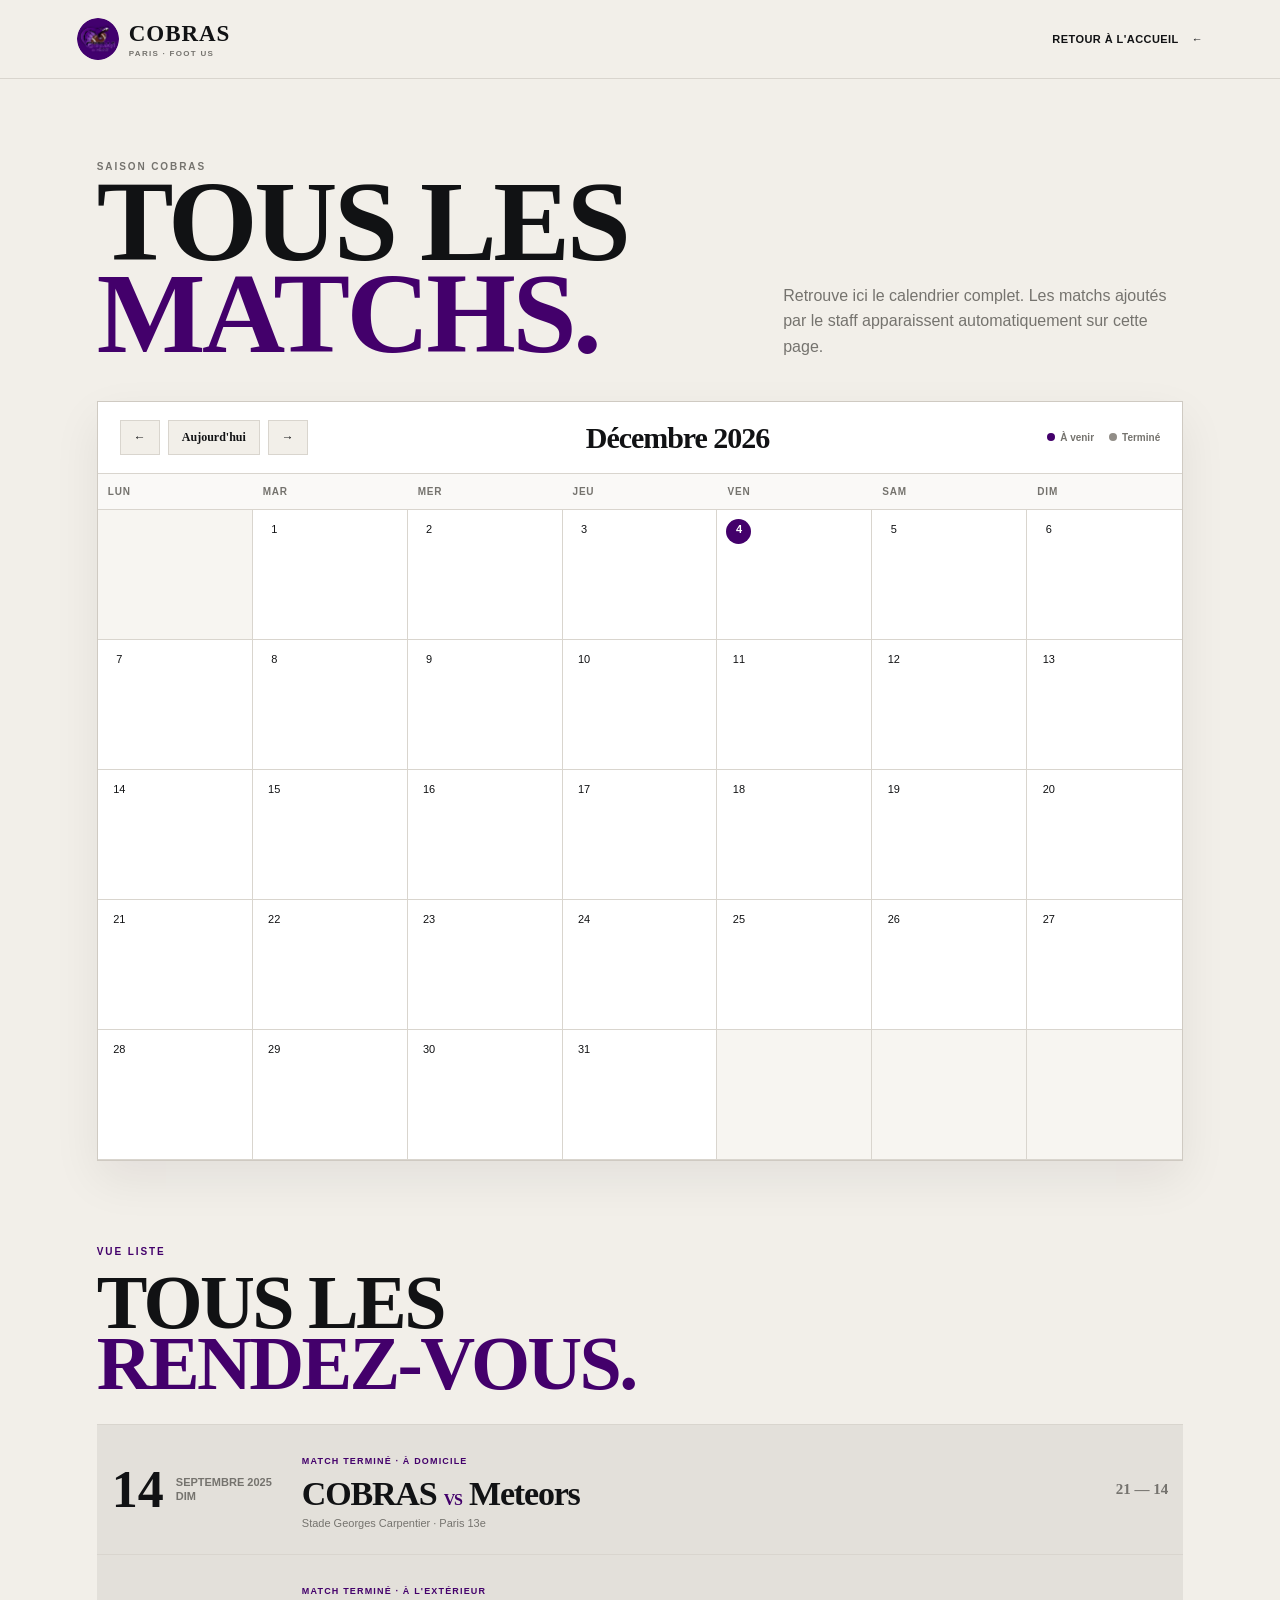
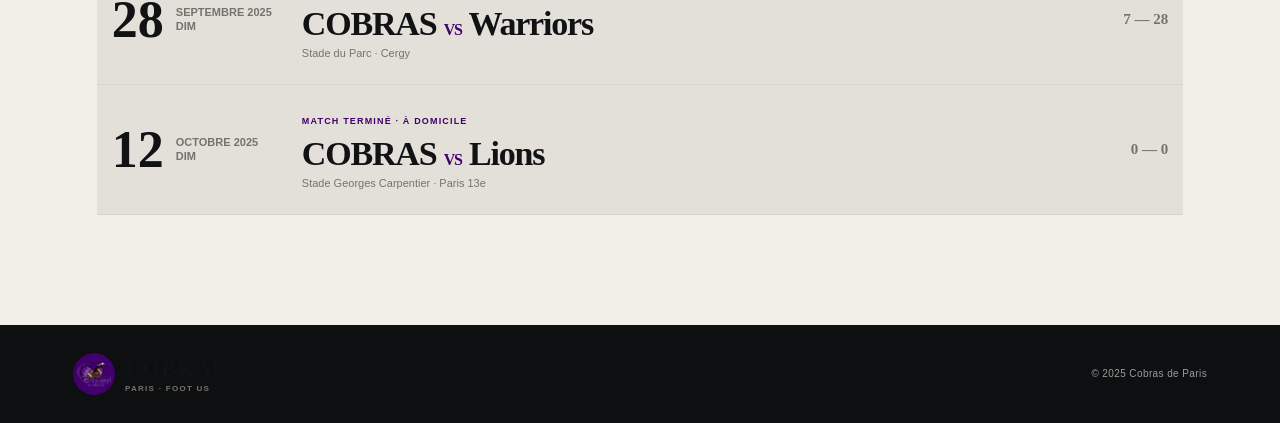
<file: calendrier.html>
<!doctype html>
<html lang="fr">
  <head>
    <meta charset="UTF-8" />
    <meta name="viewport" content="width=device-width, initial-scale=1.0" />
    <title>Calendrier · Cobras Paris</title>
    <link rel="icon" type="image/png" href="cobras-logo.png?v=2" />
    <link rel="stylesheet" href="styles.css?v=calendar3" />
    <link rel="stylesheet" href="calendrier.css?v=calendar3" />
  </head>
  <body class="calendar-page">
    <header class="site-header"><a class="brand" href="index.html#accueil"><img class="brand-logo" src="cobras-logo.png" alt="Logo Cobras Paris" /><span><b>COBRAS</b><small>PARIS · FOOT US</small></span></a><a class="text-link" href="index.html#matchs">Retour à l'accueil <span>←</span></a></header>
    <main class="calendar-main"><div class="calendar-heading"><div><p class="kicker">SAISON COBRAS</p><h1>TOUS LES<br /><em>MATCHS.</em></h1></div><p>Retrouve ici le calendrier complet. Les matchs ajoutés par le staff apparaissent automatiquement sur cette page.</p></div><section class="agenda-card"><div class="agenda-toolbar"><div><button id="previousMonth" class="agenda-nav" aria-label="Mois précédent">←</button><button id="todayButton" class="agenda-today">Aujourd'hui</button><button id="nextMonth" class="agenda-nav" aria-label="Mois suivant">→</button></div><h2 id="monthTitle"></h2><div class="agenda-legend"><span><i class="legend-dot upcoming-dot"></i>À venir</span><span><i class="legend-dot finished-dot"></i>Terminé</span></div></div><div class="weekdays"><span>LUN</span><span>MAR</span><span>MER</span><span>JEU</span><span>VEN</span><span>SAM</span><span>DIM</span></div><div id="monthGrid" class="month-grid"></div></section><section class="agenda-details"><p class="kicker">VUE LISTE</p><h2>TOUS LES<br /><em>RENDEZ-VOUS.</em></h2><div id="calendarList" class="calendar-list"></div></section></main>
    <footer><a class="brand" href="index.html#accueil"><img class="brand-logo" src="cobras-logo.png" alt="Logo Cobras Paris" /><span><b>COBRAS</b><small>PARIS · FOOT US</small></span></a><span>© 2025 Cobras de Paris</span></footer>
    <script src="calendrier.js"></script>
  </body>
</html>
</file>
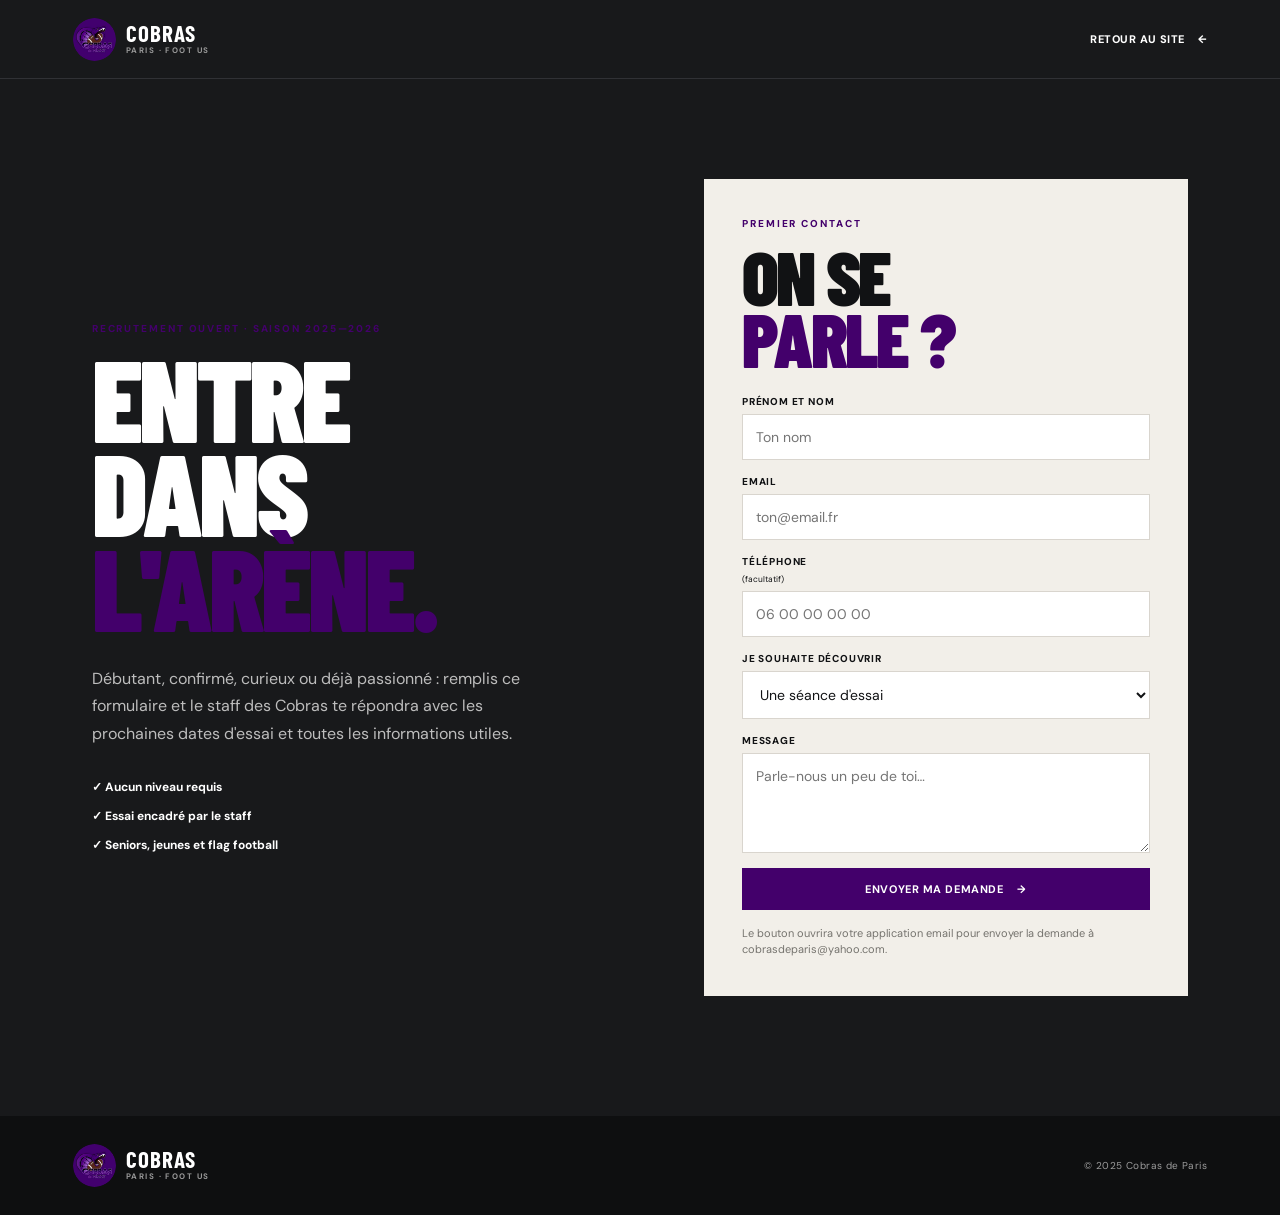
<file: inscription.html>
<!doctype html>
<html lang="fr">
  <head>
    <meta charset="UTF-8" />
    <meta name="viewport" content="width=device-width, initial-scale=1.0" />
    <title>S'inscrire · Cobras Paris</title>
    <link rel="icon" type="image/png" href="cobras-logo.png?v=2" />
    <link rel="preconnect" href="https://fonts.googleapis.com" />
    <link rel="preconnect" href="https://fonts.gstatic.com" crossorigin />
    <link href="https://fonts.googleapis.com/css2?family=Barlow+Condensed:wght@500;600;700;800;900&family=DM+Sans:wght@400;500;600;700&display=swap" rel="stylesheet" />
    <link rel="stylesheet" href="styles.css" />
  </head>
  <body class="registration-page">
    <header class="site-header">
      <a class="brand" href="index.html#accueil" aria-label="Retour à l'accueil Cobras Paris"><img class="brand-logo" src="cobras-logo.png" alt="Logo Cobras Paris" /><span><b>COBRAS</b><small>PARIS · FOOT US</small></span></a>
      <a class="text-link" href="index.html#club">Retour au site <span>←</span></a>
    </header>
    <main class="registration-main">
      <section class="registration-copy"><p class="kicker">RECRUTEMENT OUVERT · SAISON 2025—2026</p><h1>ENTRE DANS<br /><em>L'ARÈNE.</em></h1><p>Débutant, confirmé, curieux ou déjà passionné : remplis ce formulaire et le staff des Cobras te répondra avec les prochaines dates d'essai et toutes les informations utiles.</p><div class="registration-points"><span>✓ Aucun niveau requis</span><span>✓ Essai encadré par le staff</span><span>✓ Seniors, jeunes et flag football</span></div></section>
      <section class="registration-card"><p class="kicker">PREMIER CONTACT</p><h2>ON SE<br /><em>PARLE ?</em></h2><form id="registrationForm"><label>Prénom et nom<input id="registrationName" required placeholder="Ton nom" /></label><label>Email<input id="registrationEmail" type="email" required placeholder="ton@email.fr" /></label><label>Téléphone <small>(facultatif)</small><input id="registrationPhone" type="tel" placeholder="06 00 00 00 00" /></label><label>Je souhaite découvrir<select id="registrationInterest"><option>Une séance d'essai</option><option>L'équipe seniors</option><option>Les équipes jeunes</option><option>Le flag football</option><option>Un partenariat</option></select></label><label>Message<textarea id="registrationMessage" rows="4" placeholder="Parle-nous un peu de toi…"></textarea></label><button class="button button-primary full" type="submit">Envoyer ma demande <span>→</span></button><p class="form-note">Le bouton ouvrira votre application email pour envoyer la demande à cobrasdeparis@yahoo.com.</p></form><div id="registrationSuccess" class="registration-success" hidden><strong>Demande préparée.</strong><p>Votre application email va s'ouvrir avec le message adressé au staff.</p><a class="text-link" href="index.html#accueil">Retour à l'accueil <span>→</span></a></div></section>
    </main>
    <footer><a class="brand" href="index.html#accueil"><img class="brand-logo" src="cobras-logo.png" alt="Logo Cobras Paris" /><span><b>COBRAS</b><small>PARIS · FOOT US</small></span></a><span>© 2025 Cobras de Paris</span></footer>
    <script>
      document.getElementById("registrationForm").addEventListener("submit", (event) => {
        event.preventDefault();
        const name = document.getElementById("registrationName").value.trim();
        const email = document.getElementById("registrationEmail").value.trim();
        const phone = document.getElementById("registrationPhone").value.trim() || "Non renseigné";
        const interest = document.getElementById("registrationInterest").value;
        const message = document.getElementById("registrationMessage").value.trim() || "Aucun message";
        const subject = encodeURIComponent(`Inscription Cobras Paris · ${name}`);
        const body = encodeURIComponent(`Nom : ${name}\nEmail : ${email}\nTéléphone : ${phone}\nIntérêt : ${interest}\n\nMessage :\n${message}`);
        document.getElementById("registrationForm").hidden = true;
        document.getElementById("registrationSuccess").hidden = false;
        window.location.href = `mailto:cobrasdeparis@yahoo.com?subject=${subject}&body=${body}`;
      });
    </script>
  </body>
</html>
</file>
<file: styles.css>
:root{--ink:#111214;--red:#43006b;--red-dark:#2e004b;--cream:#f2efe9;--muted:#75736e;--line:#d9d5ce;--dark:#18191b}
*{box-sizing:border-box}
html{scroll-behavior:smooth;scroll-padding-top:92px}
body{margin:0;background:var(--cream);color:var(--ink);font-family:"DM Sans",sans-serif}
a{color:inherit;text-decoration:none}
.site-header{height:79px;padding:0 5.7vw;display:flex;align-items:center;justify-content:space-between;background:var(--cream);border-bottom:1px solid var(--line);position:sticky;top:0;z-index:10}
.brand{display:flex;align-items:center;gap:10px;font-family:"Barlow Condensed",sans-serif;line-height:.82}
.brand b{display:block;font-size:23px;letter-spacing:.04em}.brand small{display:block;margin-top:4px;font-family:"DM Sans",sans-serif;font-size:8px;letter-spacing:.18em;font-weight:700;color:var(--muted)}
.brand-logo{width:37px;height:37px;display:block;flex:0 0 37px;border-radius:50%;object-fit:cover}.registration-page .brand-logo{width:43px;height:43px;flex-basis:43px}
.main-nav{display:flex;gap:32px;font-size:12px;font-weight:700}.main-nav a:hover,.text-link:hover{color:var(--red)}
.button{display:inline-flex;justify-content:center;align-items:center;gap:14px;padding:14px 20px;border:0;font:700 11px "DM Sans";letter-spacing:.05em;text-transform:uppercase;cursor:pointer}.button-primary{background:var(--red);color:#fff}.button-primary:hover{background:var(--red-dark)}.button-outline{border:1px solid var(--ink);background:transparent}.button-outline:hover{background:var(--ink);color:#fff}.button-light{background:#fff;color:var(--ink)}.button.small{padding:11px 15px;font-size:10px}
.text-link{display:inline-flex;align-items:center;gap:13px;font-size:11px;font-weight:800;letter-spacing:.04em;text-transform:uppercase;border:0;background:none;cursor:pointer}
.hero{min-height:608px;padding:105px 12vw 75px;position:relative;display:flex;align-items:center;color:#fff;background:linear-gradient(90deg,rgba(10,11,12,.92),rgba(10,11,12,.26)),url("https://images.unsplash.com/photo-1566577739112-5180d4bf9390?auto=format&fit=crop&w=1800&q=85") center/cover}.hero:after{content:"";position:absolute;inset:0;background:linear-gradient(130deg,transparent 55%,rgba(67,0,107,.22));pointer-events:none}.hero-content{position:relative;z-index:1;max-width:670px}.kicker{margin:0 0 15px;color:var(--red);font-size:10px;font-weight:800;letter-spacing:.19em}.hero .kicker{color:#ff655d}.hero h1,h2{margin:0;font:900 clamp(64px,9vw,137px)/.82 "Barlow Condensed";letter-spacing:-.035em}.hero h1 em,h2 em{color:var(--red);font-style:normal}.hero-copy{max-width:435px;margin:28px 0 31px;color:#dedede;font-size:15px;line-height:1.65}.hero-actions{display:flex;align-items:center;gap:27px}.hero-stat{position:absolute;right:12vw;bottom:80px;z-index:1;display:flex;align-items:center;gap:13px}.hero-stat strong{font:900 88px/.8 "Barlow Condensed";color:var(--red)}.hero-stat span{font-size:10px;font-weight:800;line-height:1.35;letter-spacing:.15em}.scroll-cue{position:absolute;bottom:27px;left:12vw;z-index:1;color:#fff;font-size:20px}.scroll-cue span{margin-left:10px;font-size:9px;letter-spacing:.15em;vertical-align:3px}
.ticker{display:flex;align-items:center;justify-content:center;gap:20px;padding:19px 5vw;background:var(--red);color:#fff;font-size:10px;font-weight:700;letter-spacing:.1em}.ticker b{font-family:"Barlow Condensed";font-size:17px;letter-spacing:.03em}.ticker a{margin-left:auto;text-decoration:underline}
.section{padding:116px 12vw}.split-section{display:grid;grid-template-columns:1fr 1fr;gap:10vw;align-items:end}.section h2{font-size:clamp(62px,8vw,112px)}.section-intro{max-width:430px;padding-bottom:7px}.section-intro p{margin:0 0 27px;font-size:21px;line-height:1.4}
.values-grid{display:grid;grid-template-columns:repeat(3,1fr)}.value-card{min-height:300px;padding:32px 35px 38px}.value-card-dark{background:var(--dark);color:#fff}.value-card-red{background:var(--red);color:#fff}.value-card-light{background:#dedbd4}.number{font:600 12px "Barlow Condensed";opacity:.7}.value-icon{display:block;margin:31px 0 13px;font-size:30px}.value-card h3{margin:0 0 12px;font:800 33px "Barlow Condensed"}.value-card p{max-width:270px;margin:0;font-size:13px;line-height:1.6;opacity:.78}
.news-section{padding-bottom:105px}.section-heading{display:flex;justify-content:space-between;align-items:end;margin-bottom:46px}.section-heading h2{font-size:82px}.news-grid{display:grid;grid-template-columns:repeat(3,1fr);gap:21px}.news-card{border-top:4px solid var(--ink);padding-top:20px}.news-card .news-tag{color:var(--red);font-size:10px;font-weight:800;letter-spacing:.1em;text-transform:uppercase}.news-card h3{margin:15px 0 10px;font:800 30px/1 "Barlow Condensed"}.news-card p{margin:0 0 23px;color:var(--muted);font-size:13px;line-height:1.6}.news-card .date{color:var(--muted);font-size:10px;font-weight:700;letter-spacing:.08em}
.schedule-section{background:#dedbd4}.season-pill{padding:11px 16px;border:1px solid #b8b4ad;font-size:10px;font-weight:700;letter-spacing:.1em}.match-list{border-top:1px solid #aaa69f}.match-card{display:flex;align-items:center;gap:30px;padding:25px 15px;border-bottom:1px solid #aaa69f}.match-date{display:flex;align-items:center;gap:10px;width:115px}.match-date b{font:800 50px/.8 "Barlow Condensed"}.match-date span{font-size:10px;font-weight:800;line-height:1.3;letter-spacing:.1em}.match-teams{flex:1}.match-teams small{display:block;margin-bottom:7px;color:var(--red);font-size:9px;font-weight:800;letter-spacing:.13em}.match-teams strong{display:block;font:800 29px "Barlow Condensed"}.match-teams strong i{font-style:normal;color:var(--red);font-size:16px}.match-teams span{display:block;margin-top:5px;color:var(--muted);font-size:11px}.match-status{color:var(--muted);font-size:10px;font-weight:800;letter-spacing:.1em}
.teams-section{background:#fff}.teams-section>.section-heading>.section-intro{margin:0;max-width:340px;color:var(--muted);font-size:15px;line-height:1.6}.team-grid{display:grid;grid-template-columns:repeat(3,1fr);gap:1px;background:var(--line)}.team-grid article{padding:27px;background:var(--cream);min-height:250px}.team-grid article>span{color:var(--red);font:700 12px "Barlow Condensed"}.team-grid h3{margin:35px 0 11px;font:800 34px "Barlow Condensed"}.team-grid p{min-height:48px;color:var(--muted);font-size:13px;line-height:1.5}
.join-section{display:grid;grid-template-columns:1fr 1fr;gap:10vw;background:var(--red);color:#fff}.join-section .kicker{color:#fff}.join-section h2{font-size:clamp(65px,8vw,110px)}.join-section>div>p:last-child{max-width:430px;margin:30px 0 0;font-size:15px;line-height:1.65}.contact-form{padding:27px;background:#fff;color:var(--ink)}.contact-form h3{margin:0 0 20px;font:800 30px "Barlow Condensed"}.contact-form label{display:grid;gap:6px;margin-bottom:13px;font-size:10px;font-weight:800;letter-spacing:.08em;text-transform:uppercase}.contact-form input,.contact-form select{padding:12px;border:1px solid var(--line);background:var(--cream);font:14px "DM Sans"}
.ticket-section{display:grid;grid-template-columns:1fr 1fr;gap:10vw;padding:100px 12vw;background:var(--dark);color:#fff}.ticket-section h2{font-size:clamp(65px,8vw,110px)}.ticket-section>div:last-child{max-width:390px;align-self:end}.ticket-section p{color:#bbb;line-height:1.6}.contact-strip{display:flex;align-items:center;gap:45px;padding:27px 12vw;background:var(--red);color:#fff}.contact-strip .kicker{margin:0;color:#fff}.contact-strip h3{margin:0;font:800 32px "Barlow Condensed"}.contact-strip>div:nth-child(2){display:flex;flex:1;justify-content:center;gap:30px;font-size:12px}.contact-strip .button-outline{border-color:#fff}
footer{display:flex;justify-content:space-between;align-items:center;padding:28px 5.7vw;background:#0e0f10;color:#9c9c9c;font-size:10px;letter-spacing:.04em}footer .brand{color:#fff}
.admin-dialog{width:100%;height:100%;max-width:none;max-height:none;margin:0;padding:0;border:0;background:rgba(0,0,0,.65)}.admin-dialog::backdrop{background:rgba(0,0,0,.65)}.admin-panel{position:absolute;right:0;top:0;width:min(530px,100%);height:100%;overflow:auto;padding:66px 52px;background:var(--cream);box-shadow:-15px 0 50px #0003}.dialog-close{position:absolute;top:25px;right:30px;border:0;background:none;font-size:31px;cursor:pointer}.admin-panel h2{font-size:78px}.admin-muted{max-width:330px;color:var(--muted);font-size:14px;line-height:1.5}.admin-panel form{display:grid;gap:15px;margin-top:31px}.admin-panel label{display:grid;gap:7px;font-size:11px;font-weight:800;letter-spacing:.08em;text-transform:uppercase}.admin-panel input,.admin-panel select,.admin-panel textarea{width:100%;padding:13px;border:1px solid var(--line);background:#fff;font:14px "DM Sans";outline:0}.admin-panel textarea{resize:vertical}.admin-panel input:focus,.admin-panel select:focus,.admin-panel textarea:focus{border-color:var(--red)}.full{width:100%}.demo-hint{color:var(--muted);font-size:11px;text-align:center}.dashboard-top{display:flex;justify-content:space-between;align-items:start}.dashboard-top .text-link{color:var(--red);padding:0}.admin-stats{display:grid;grid-template-columns:1fr 1fr;gap:10px;margin-top:30px}.admin-stats div{padding:18px;background:#dedbd4}.admin-stats b{display:block;font:800 39px "Barlow Condensed"}.admin-stats span{font-size:9px;font-weight:800;letter-spacing:.08em}.news-form h3,.admin-content h3{margin:0;font:800 26px "Barlow Condensed"}.admin-content{margin-top:38px;padding-top:25px;border-top:1px solid var(--line)}.admin-content+.admin-content{margin-top:25px}.admin-news-item,.admin-match-item{display:flex;justify-content:space-between;gap:10px;padding:13px 0;border-bottom:1px solid var(--line);font-size:13px}.admin-news-item button,.admin-match-item button{border:0;background:none;color:var(--red);cursor:pointer}
.toast{position:fixed;right:22px;bottom:22px;z-index:30;padding:13px 17px;background:var(--dark);color:#fff;font-size:12px;transform:translateY(130px);transition:.25s}.toast.show{transform:translateY(0)}.menu-toggle{display:none;border:0;background:none;font-size:23px}[hidden]{display:none!important}
.registration-page{min-height:100vh;background:var(--dark);color:#fff}.registration-page .site-header{background:var(--dark);border-color:#303135}.registration-page .brand{color:#fff}.registration-page .brand small{color:#999}.registration-page .site-header>.text-link{color:#fff}.registration-main{display:grid;grid-template-columns:1fr 1fr;gap:10vw;max-width:1250px;margin:auto;padding:100px 6vw 120px}.registration-copy{align-self:center}.registration-copy h1{margin:0;font:900 clamp(75px,9vw,135px)/.82 "Barlow Condensed";letter-spacing:-.035em}.registration-copy h1 em,.registration-card h2 em{color:var(--red);font-style:normal}.registration-copy>p:not(.kicker){max-width:470px;margin:32px 0;color:#bdbdbd;line-height:1.7;font-size:16px}.registration-points{display:grid;gap:13px;color:#fff;font-size:12px;font-weight:700}.registration-card{padding:38px;background:var(--cream);color:var(--ink)}.registration-card h2{margin-bottom:25px;font-size:76px}.registration-card form{display:grid;gap:15px}.registration-card label{display:grid;gap:6px;font-size:10px;font-weight:800;letter-spacing:.08em;text-transform:uppercase}.registration-card label small{display:inline;font-weight:400;letter-spacing:0;text-transform:none}.registration-card input,.registration-card select,.registration-card textarea{width:100%;padding:13px;border:1px solid var(--line);background:#fff;color:var(--ink);font:14px "DM Sans";outline:0}.registration-card textarea{resize:vertical}.registration-card input:focus,.registration-card select:focus,.registration-card textarea:focus{border-color:var(--red)}.form-note{margin:0;color:var(--muted);font-size:11px;line-height:1.5}.registration-success{padding:20px;background:#fff}.registration-success strong{font:800 25px "Barlow Condensed"}.registration-success p{color:var(--muted);font-size:13px;line-height:1.5}
.social-links{display:flex;flex-wrap:wrap;gap:8px}.social-button{display:inline-flex;padding:7px 10px;border:1px solid currentColor;font-size:10px;font-weight:800;letter-spacing:.04em}.social-button:hover{background:#fff;color:var(--red)}.footer-socials{display:flex;gap:16px}.footer-socials a:hover{color:#fff}
.calendar-page{min-height:100vh;background:var(--cream)}.calendar-main{max-width:1240px;margin:auto;padding:100px 6vw 130px}.calendar-heading{display:grid;grid-template-columns:1fr 1fr;gap:10vw;align-items:end;margin-bottom:58px}.calendar-heading h1{margin:0;font:900 clamp(75px,9vw,135px)/.82 "Barlow Condensed";letter-spacing:-.035em}.calendar-heading h1 em{color:var(--red);font-style:normal}.calendar-heading>p{max-width:390px;margin:0;color:var(--muted);line-height:1.7}.calendar-list{border-top:1px solid var(--line)}.calendar-match{display:flex;align-items:center;gap:30px;padding:27px 15px;border-bottom:1px solid var(--line)}.calendar-date{display:flex;align-items:center;gap:12px;width:160px}.calendar-date b{font:800 54px/.8 "Barlow Condensed"}.calendar-date span{color:var(--muted);font-size:11px;font-weight:700;line-height:1.3;text-transform:uppercase}.calendar-opponent{flex:1}.calendar-opponent small{color:var(--red);font-size:9px;font-weight:800;letter-spacing:.13em}.calendar-opponent h2{margin:7px 0 4px;font-size:35px}.calendar-opponent h2 i{color:var(--red);font-size:17px;font-style:normal}.calendar-opponent p{margin:0;color:var(--muted);font-size:11px}.calendar-score{min-width:160px;text-align:right;font:800 20px "Barlow Condensed"}.is-finished{background:#e3e0da}.is-finished .calendar-score{color:var(--muted);font-size:16px}.calendar-empty{padding:28px 0;color:var(--muted);font-size:13px}
.agenda-card{overflow:hidden;border:1px solid var(--line);background:#fff}.agenda-toolbar{display:flex;align-items:center;justify-content:space-between;gap:20px;padding:18px 22px;border-bottom:1px solid var(--line)}.agenda-toolbar>div:first-child{display:flex;align-items:center;gap:8px}.agenda-toolbar h2{font-size:31px}.agenda-nav,.agenda-today{border:1px solid var(--line);background:var(--cream);padding:9px 13px;color:var(--ink);font:700 12px "DM Sans";cursor:pointer}.agenda-nav:hover,.agenda-today:hover{border-color:var(--red);color:var(--red)}.agenda-legend{display:flex;gap:16px;color:var(--muted);font-size:10px;font-weight:700}.legend-dot{display:inline-block;width:8px;height:8px;margin-right:5px;border-radius:50%}.upcoming-dot{background:var(--red)}.finished-dot{background:#9b9891}.weekdays,.month-grid{display:grid;grid-template-columns:repeat(7,1fr)}.weekdays{background:#faf9f7;border-bottom:1px solid var(--line)}.weekdays span{padding:12px 10px;color:var(--muted);font-size:10px;font-weight:800;letter-spacing:.08em}.month-cell{min-height:125px;padding:9px;border-right:1px solid var(--line);border-bottom:1px solid var(--line);background:#fff}.month-cell:nth-child(7n){border-right:0}.muted-cell{background:#f7f5f1}.day-number{display:block;width:25px;height:25px;margin-bottom:6px;padding-top:4px;text-align:center;font-size:11px}.today-cell .day-number{border-radius:50%;background:var(--red);color:#fff;font-weight:800}.calendar-event{display:grid;gap:2px;margin-top:5px;padding:7px 6px;border-left:3px solid var(--red);background:#f0e8f6;font-size:10px;line-height:1.2}.calendar-event b{font-size:8px;letter-spacing:.06em}.calendar-event span{font-weight:700}.calendar-event small{color:var(--muted);font-size:9px}.finished-event{border-color:#8d8a83;background:#ece9e4;color:#67645e}.agenda-details{padding-top:92px}.agenda-details>h2{margin-bottom:35px;font-size:78px}
.activity-heading{display:flex;justify-content:space-between;align-items:end;gap:15px}.activity-heading>span{color:var(--muted);font-size:10px}.admin-user-item,.activity-item{display:flex;justify-content:space-between;gap:12px;padding:13px 0;border-bottom:1px solid var(--line);font-size:12px}.admin-user-item span{display:grid;gap:4px}.admin-user-item small,.activity-item time{color:var(--muted);font-size:10px}.admin-user-item button{border:0;background:none;color:var(--red);cursor:pointer}.admin-empty{color:var(--muted);font-size:12px}
.admin-tools{display:flex;flex-wrap:wrap;gap:10px;margin-top:17px}.file-button{cursor:pointer}.admin-help{margin:12px 0 0;color:var(--muted);font-size:11px;line-height:1.5}
.player-page{min-height:100vh;background:var(--dark);color:#fff}.player-shell{max-width:1180px;margin:auto;padding:34px 6vw 100px}.player-page .admin-content{color:#fff;border-color:#3d3e41}.player-page .admin-content h3{color:#fff}.player-page .admin-muted,.player-page .admin-empty{color:#aaa}.player-tabs{display:flex;gap:10px;margin:30px 0}.chat-layout{display:grid;grid-template-columns:280px 1fr;gap:18px}.group-button{display:block;width:100%;margin-top:10px;padding:12px;border:1px solid #444;background:#242529;color:#fff;text-align:left;cursor:pointer}.message-list{min-height:240px;max-height:460px;overflow:auto;margin:18px 0}.message-item{padding:12px 0;border-bottom:1px solid #414247}.message-item p{margin:5px 0;color:#ddd}.message-item time{color:#999;font-size:10px}.chat-form{display:flex;gap:10px}.chat-form input{flex:1;padding:12px;border:1px solid var(--line)} 
.staff-page{min-height:100vh;background:var(--dark);color:#fff}.staff-shell{max-width:1180px;margin:auto;padding:34px 6vw 100px}.staff-topbar{display:flex;align-items:center;justify-content:space-between;gap:20px}.staff-brand{color:#fff}.staff-brand small{color:#aaa}.install-button{border-color:#fff;color:#fff}.staff-login{max-width:510px;padding:110px 0 40px}.staff-login h1,.staff-page #dashboardView h1{margin:0;font:900 clamp(75px,9vw,135px)/.82 "Barlow Condensed";letter-spacing:-.035em}.staff-login h1 em,.staff-page h1 em{color:var(--red);font-style:normal}.staff-card{padding:30px;background:var(--cream);color:var(--ink);display:grid;gap:15px}.staff-login .staff-card{margin-top:30px}.staff-page #dashboardView{padding-top:90px}.staff-page .dashboard-top .text-link{color:#fff}.staff-grid{display:grid;grid-template-columns:repeat(3,1fr);gap:16px;margin-top:30px}.staff-grid .staff-card{align-content:start}.score-fields{display:grid;grid-template-columns:1fr 1fr;gap:10px}.staff-page .admin-content{color:#fff;border-color:#3d3e41}.staff-page .admin-content h3{color:#fff}.staff-page .admin-news-item,.staff-page .admin-match-item,.staff-page .admin-user-item,.staff-page .activity-item{border-color:#3d3e41}.staff-page .admin-muted{color:#bbb}.staff-page .admin-empty,.staff-page .admin-help,.staff-page .activity-item time,.staff-page .admin-user-item small{color:#aaa}
.coach-only[hidden]{display:none!important}.staff-login h1,.staff-page #dashboardView h1{margin:0;font:900 clamp(75px,9vw,135px)/.82 "Barlow Condensed";letter-spacing:-.035em}.staff-login h1 em,.staff-page h1 em{color:var(--red);font-style:normal}.staff-card{padding:30px;background:var(--cream);color:var(--ink);display:grid;gap:15px}.staff-login .staff-card{margin-top:30px}.staff-page #dashboardView{padding-top:90px}.staff-page .dashboard-top .text-link{color:#fff}.staff-grid{display:grid;grid-template-columns:repeat(3,1fr);gap:16px;margin-top:30px}.staff-grid .staff-card{align-content:start}.score-fields{display:grid;grid-template-columns:1fr 1fr;gap:10px}.staff-page .admin-content{color:#fff;border-color:#3d3e41}.staff-page .admin-content h3{color:#fff}.staff-page .admin-news-item,.staff-page .admin-match-item,.staff-page .admin-user-item,.staff-page .activity-item{border-color:#3d3e41}.staff-page .admin-muted{color:#bbb}.staff-page .admin-empty,.staff-page .admin-help,.staff-page .activity-item time,.staff-page .admin-user-item small{color:#aaa}
.header-actions{display:flex;gap:10px}.staff-login h1,.staff-page #dashboardView h1{margin:0;font:900 clamp(75px,9vw,135px)/.82 "Barlow Condensed";letter-spacing:-.035em}.staff-login h1 em,.staff-page h1 em{color:var(--red);font-style:normal}.staff-card{padding:30px;background:var(--cream);color:var(--ink);display:grid;gap:15px}.staff-login .staff-card{margin-top:30px}.staff-page #dashboardView{padding-top:90px}.staff-page .dashboard-top .text-link{color:#fff}.staff-grid{display:grid;grid-template-columns:repeat(3,1fr);gap:16px;margin-top:30px}.staff-grid .staff-card{align-content:start}.score-fields{display:grid;grid-template-columns:1fr 1fr;gap:10px}.staff-page .admin-content{color:#fff;border-color:#3d3e41}.staff-page .admin-content h3{color:#fff}.staff-page .admin-news-item,.staff-page .admin-match-item,.staff-page .admin-user-item,.staff-page .activity-item{border-color:#3d3e41}.staff-page .admin-muted{color:#bbb}.staff-page .admin-empty,.staff-page .admin-help,.staff-page .activity-item time,.staff-page .admin-user-item small{color:#aaa}
@media(max-width:760px){.site-header{padding:0 20px}.main-nav{display:none}.main-nav.mobile-open{display:flex;position:absolute;top:79px;left:0;right:0;padding:18px 20px;flex-direction:column;gap:18px;background:var(--cream);border-bottom:1px solid var(--line)}.site-header>.button{display:none}.menu-toggle{display:block}.hero{min-height:590px;padding:85px 25px 70px}.hero h1{font-size:72px}.hero-stat{right:25px;bottom:69px}.hero-stat strong{font-size:63px}.scroll-cue{left:25px}.ticker{justify-content:flex-start;gap:10px;overflow:hidden;white-space:nowrap;padding:16px 20px}.ticker a{display:none}.section{padding:75px 25px}.split-section,.cta-section,.join-section,.ticket-section,.calendar-heading{grid-template-columns:1fr;gap:35px}.section h2,.section-heading h2{font-size:70px}.section-intro p{font-size:18px}.values-grid,.news-grid,.team-grid{grid-template-columns:1fr}.value-card{min-height:230px}.section-heading{align-items:start;gap:23px;flex-direction:column}.season-pill{font-size:8px}.match-card,.calendar-match{gap:13px;padding:20px 0}.match-date{width:78px}.match-date b,.calendar-date b{font-size:40px}.match-teams strong,.calendar-opponent h2{font-size:22px}.match-teams span,.calendar-opponent p{font-size:10px}.match-card .button,.match-status,.calendar-score{display:none}.cta-section,.join-section,.ticket-section{padding:75px 25px}.cta-section h2,.join-section h2,.ticket-section h2,.calendar-heading h1{font-size:72px}.contact-strip{flex-direction:column;align-items:flex-start;gap:18px;padding:28px 25px}.contact-strip>div:nth-child(2){flex-direction:column;gap:8px;align-items:flex-start}footer{flex-direction:column;gap:20px;text-align:center}.admin-panel{padding:60px 25px}.admin-panel h2{font-size:65px}.registration-main{grid-template-columns:1fr;gap:35px;padding:65px 25px 80px}.registration-copy h1{font-size:75px}.registration-card{padding:25px}.registration-card h2{font-size:65px}.registration-page footer{background:#0e0f10}}
@media(max-width:760px){.header-actions{gap:5px}.header-actions .button{padding:8px 7px;font-size:8px}}
@media(max-width:760px){.staff-shell{padding:25px 20px 70px}.staff-login{padding:85px 0 20px}.staff-login h1,.staff-page #dashboardView h1{font-size:72px}.staff-page #dashboardView{padding-top:65px}.staff-grid{grid-template-columns:1fr}.staff-card{padding:23px}.staff-page .admin-content{overflow:hidden}}
@media(max-width:760px){.player-shell{padding:25px 20px 70px}.chat-layout{grid-template-columns:1fr}.chat-form{flex-direction:column}}
@media(max-width:760px){.agenda-toolbar{flex-wrap:wrap}.agenda-toolbar>div:first-child{order:1}.agenda-toolbar h2{order:2}.agenda-legend{order:3}.month-cell{min-height:95px;padding:6px}.calendar-event{font-size:8px;padding:5px 4px}.calendar-event small{font-size:8px}.agenda-details{padding-top:65px}.agenda-details>h2{font-size:65px}}
</file>
<file: calendrier.css>
.calendar-page{margin:0;background:#f2efe9;color:#111214;font-family:"DM Sans",Arial,sans-serif}.calendar-page .site-header{height:79px;padding:0 6vw;display:flex;align-items:center;justify-content:space-between;background:#f2efe9;border-bottom:1px solid #d9d5ce}.calendar-page .brand{display:flex;align-items:center;gap:10px;color:#111214;text-decoration:none}.calendar-page .brand-logo{width:42px;height:42px;border-radius:50%;object-fit:cover}.calendar-page .brand b{font:800 23px "Barlow Condensed";display:block}.calendar-page .brand small{font-size:8px;letter-spacing:.16em}.calendar-main{max-width:1240px;margin:0 auto;padding:80px 6vw 110px}.calendar-heading{display:flex;justify-content:space-between;align-items:end;gap:50px;margin-bottom:42px}.calendar-heading h1{margin:0;font:900 clamp(70px,9vw,130px)/.8 "Barlow Condensed";letter-spacing:-.03em}.calendar-heading h1 em,.agenda-details h2 em{color:#43006b;font-style:normal}.calendar-heading p{max-width:400px;margin:0;color:#75736e;line-height:1.6}.agenda-card{overflow:hidden;border:1px solid #cfcac2;background:#fff;box-shadow:0 18px 45px #17151b12}.agenda-toolbar{display:flex;align-items:center;justify-content:space-between;gap:20px;padding:18px 22px;border-bottom:1px solid #d9d5ce}.agenda-toolbar>div:first-child{display:flex;gap:8px}.agenda-toolbar h2{margin:0;font:800 30px "Barlow Condensed";text-transform:capitalize}.agenda-nav,.agenda-today{border:1px solid #d9d5ce;background:#f2efe9;color:#111214;padding:9px 13px;font:700 12px "DM Sans";cursor:pointer}.agenda-nav:hover,.agenda-today:hover{border-color:#43006b;color:#43006b}.agenda-legend{display:flex;gap:15px;color:#75736e;font-size:10px;font-weight:700}.legend-dot{display:inline-block;width:8px;height:8px;margin-right:5px;border-radius:50%}.upcoming-dot{background:#43006b}.finished-dot{background:#918d87}.weekdays,.month-grid{display:grid;grid-template-columns:repeat(7,minmax(0,1fr))}.weekdays{background:#faf9f7;border-bottom:1px solid #d9d5ce}.weekdays span{padding:12px 10px;color:#75736e;font-size:10px;font-weight:800;letter-spacing:.08em}.month-cell{min-height:130px;padding:9px;border-right:1px solid #d9d5ce;border-bottom:1px solid #d9d5ce;background:#fff}.month-cell:nth-child(7n){border-right:0}.muted-cell{background:#f7f5f1}.day-number{display:block;width:25px;height:25px;padding-top:4px;text-align:center;font-size:11px}.today-cell .day-number{border-radius:50%;background:#43006b;color:#fff;font-weight:800}.calendar-event{display:grid;gap:3px;margin-top:7px;padding:7px 6px;border-left:3px solid #43006b;background:#eee5f5;color:#111214;font-size:10px;line-height:1.2}.calendar-event b{font-size:8px;letter-spacing:.06em}.calendar-event span{font-weight:700}.calendar-event small{color:#75736e;font-size:9px}.finished-event{border-left-color:#918d87;background:#ece9e4;color:#67645e}.agenda-details{padding-top:85px}.agenda-details h2{margin:0 0 30px;font:900 76px/.8 "Barlow Condensed"}.calendar-list{border-top:1px solid #d9d5ce}.calendar-match{display:flex;align-items:center;gap:30px;padding:25px 15px;border-bottom:1px solid #d9d5ce}.calendar-date{display:flex;align-items:center;gap:12px;width:160px}.calendar-date b{font:800 52px/.8 "Barlow Condensed"}.calendar-date span{color:#75736e;font-size:11px;font-weight:700;text-transform:uppercase}.calendar-opponent{flex:1}.calendar-opponent small{color:#43006b;font-size:9px;font-weight:800;letter-spacing:.13em}.calendar-opponent h2{margin:7px 0 4px;font:800 34px "Barlow Condensed"}.calendar-opponent h2 i{color:#43006b;font-size:16px;font-style:normal}.calendar-opponent p{margin:0;color:#75736e;font-size:11px}.calendar-score{min-width:150px;text-align:right;font:800 18px "Barlow Condensed"}.is-finished{background:#e3e0da}.is-finished .calendar-score{color:#75736e;font-size:15px}.calendar-empty{padding:25px 0;color:#75736e}@media(max-width:760px){.calendar-main{padding:55px 18px 80px}.calendar-heading{display:block;margin-bottom:30px}.calendar-heading p{margin-top:25px}.agenda-toolbar{flex-wrap:wrap;padding:15px}.agenda-toolbar h2{order:3;width:100%;font-size:27px}.agenda-legend{font-size:9px}.month-cell{min-height:88px;padding:5px}.weekdays span{padding:9px 4px;font-size:8px}.calendar-event{padding:5px 3px;font-size:8px}.calendar-event small{font-size:7px}.agenda-details h2{font-size:62px}.calendar-match{gap:12px;padding:19px 0}.calendar-date{width:72px}.calendar-date b{font-size:39px}.calendar-opponent h2{font-size:21px}.calendar-opponent p{font-size:9px}.calendar-score{display:none}}
</file>
